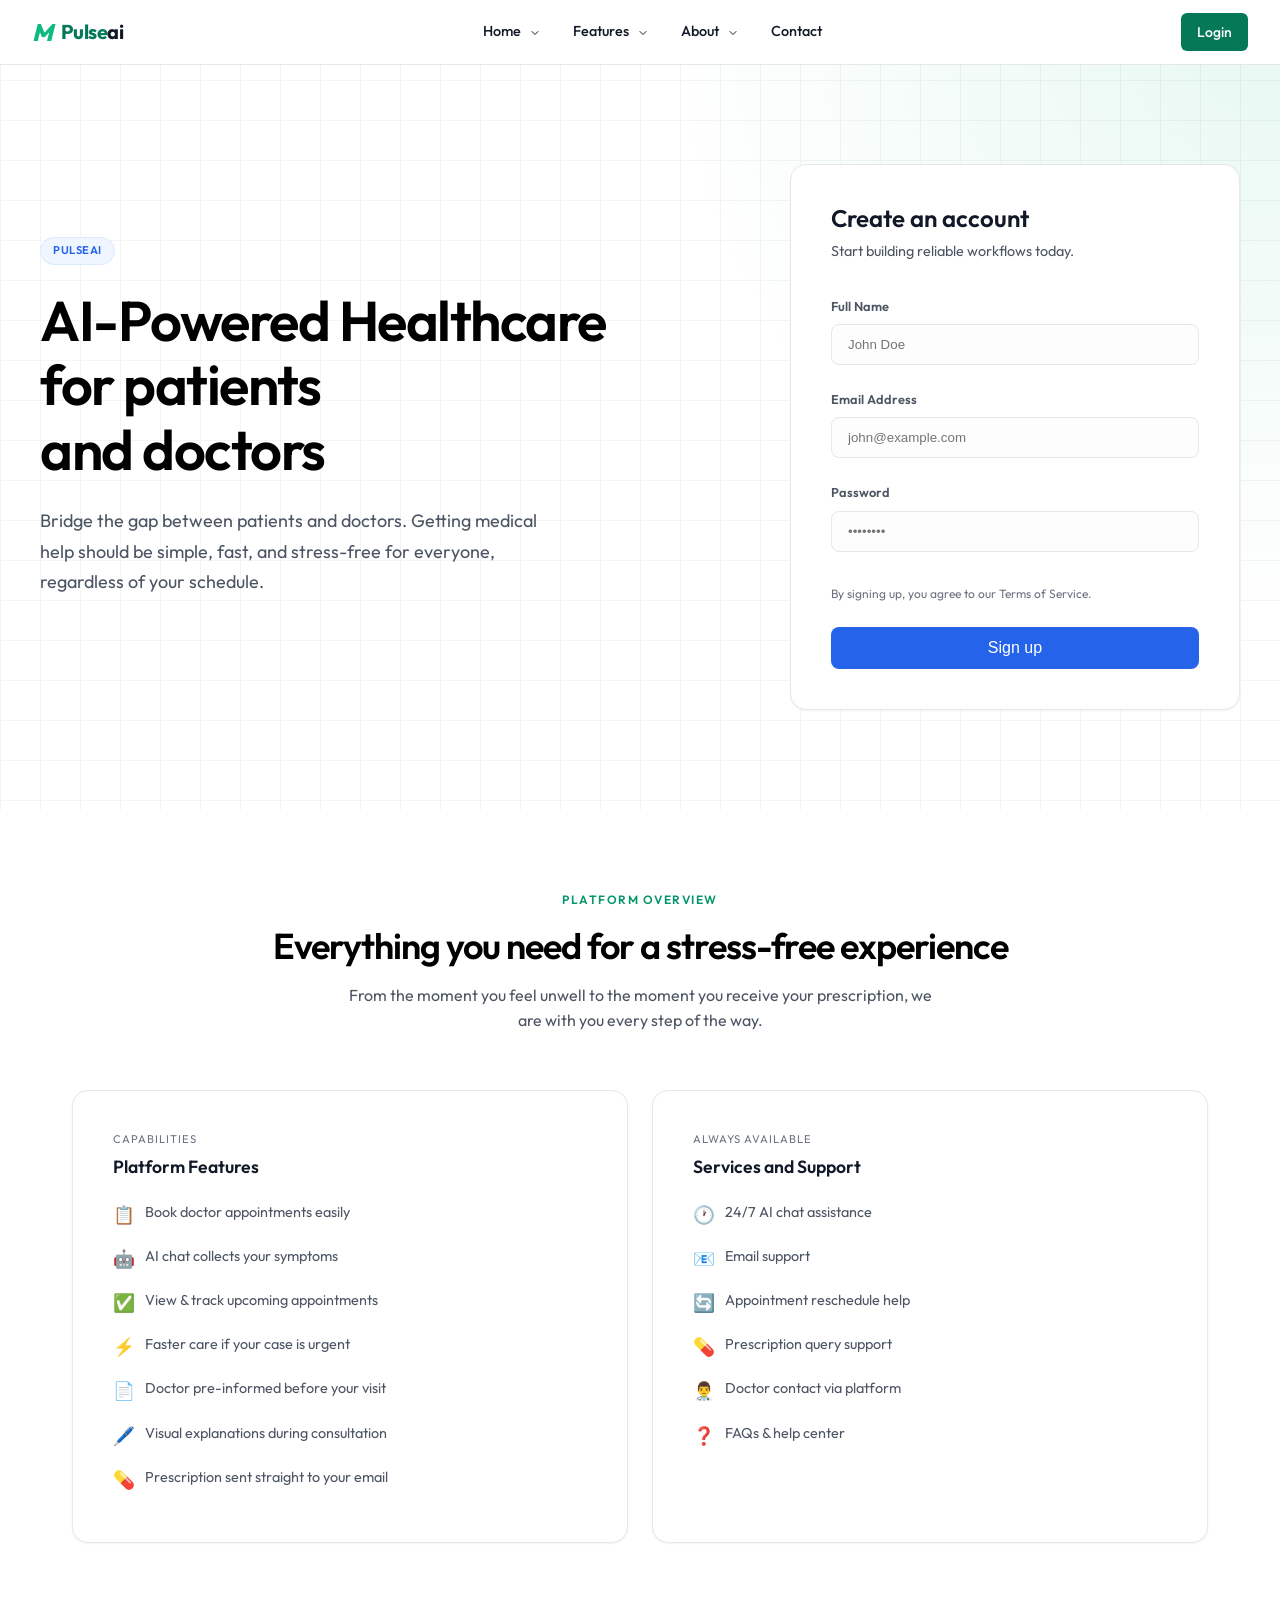
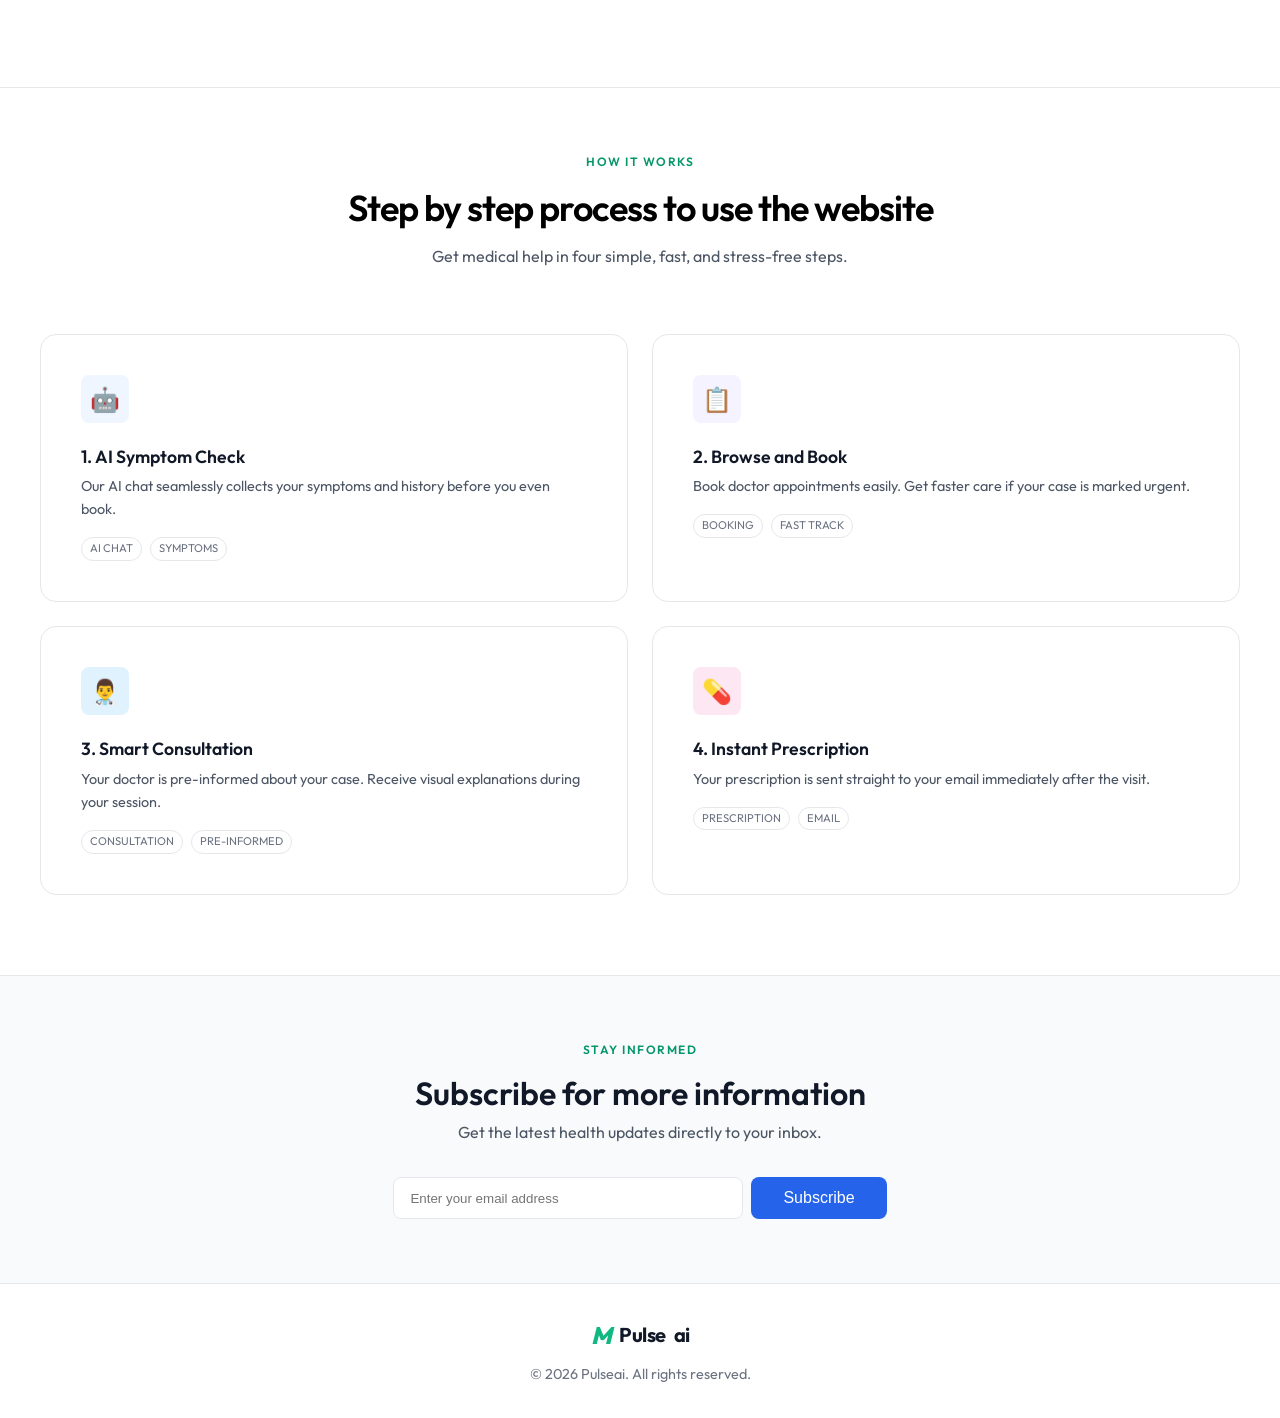
<file: frontend/index.html>
<!DOCTYPE html>
<html lang="en">
<head>
    <meta charset="UTF-8">
    <meta name="viewport" content="width=device-width, initial-scale=1.0">
    <title>Pulseai - Smarter Healthcare</title>
    <link rel="stylesheet" href="styles.css">
    <link rel="preconnect" href="https://fonts.googleapis.com">
    <link rel="preconnect" href="https://fonts.gstatic.com" crossorigin>
    <link href="https://fonts.googleapis.com/css2?family=Outfit:wght@300;400;500;600;700;800&display=swap" rel="stylesheet">
</head>
<body>
    <header class="navbar">
        <div class="nav-container">
            <div class="logo"><a href="index.html" style="text-decoration:none; color:inherit;">Pulse<span class="logo-highlight">ai</span></a></div>
            <nav class="nav-links">
                <a href="index.html" class="nav-link">Home <svg width="12" height="12" viewBox="0 0 24 24" fill="none" stroke="currentColor" stroke-width="2" stroke-linecap="round" stroke-linejoin="round" style="margin-top:2px; margin-left:4px;"><polyline points="6 9 12 15 18 9"></polyline></svg></a>
                <a href="#doctors" class="nav-link">Features <svg width="12" height="12" viewBox="0 0 24 24" fill="none" stroke="currentColor" stroke-width="2" stroke-linecap="round" stroke-linejoin="round" style="margin-top:2px; margin-left:4px;"><polyline points="6 9 12 15 18 9"></polyline></svg></a>
                <a href="about.html" class="nav-link">About <svg width="12" height="12" viewBox="0 0 24 24" fill="none" stroke="currentColor" stroke-width="2" stroke-linecap="round" stroke-linejoin="round" style="margin-top:2px; margin-left:4px;"><polyline points="6 9 12 15 18 9"></polyline></svg></a>
                <a href="#contact" class="nav-link">Contact</a>
            </nav>
            <div class="nav-actions">
                <a href="login.html" class="btn-teal-sm">Login</a>
            </div>
        </div>
    </header>

    <main>
        <!-- Hero Section -->
        <section class="glass-hero" id="platform">
            <div class="hero-container">
                <div class="hero-left fade-in">
                    <div class="pill-badge">PULSEAI</div>
                    <h1>AI-Powered Healthcare<br>for patients<br>and doctors</h1>
                    <p class="hero-subtitle">Bridge the gap between patients and doctors. Getting medical help should be simple, fast, and stress-free for everyone, regardless of your schedule.</p>
                </div>
                
                <div class="hero-right fade-in-delay">
                    <div class="card" style="padding: 2.5rem; width:100%; max-width: 450px; margin-left: auto; background: white; border: 1px solid var(--border-color); border-radius: var(--radius-xl);">
                        <h3 style="margin-bottom: 0.5rem; font-size: 1.5rem;">Create an account</h3>
                        <p style="color:var(--text-muted); margin-bottom: 2rem; font-size: 0.9rem;">Start building reliable workflows today.</p>
                        
                        <form id="signupForm" action="patient-dashboard.html" style="display:flex; flex-direction:column; gap:1.5rem;">
                            <div>
                                <label style="font-size: 0.8rem; font-weight: 600; margin-bottom: 0.5rem; display: block;">Full Name</label>
                                <input type="text" placeholder="John Doe" required style="width:100%; padding:0.75rem 1rem; border:1px solid var(--border-color); border-radius:var(--radius-md); background:#fdfdfd;">
                            </div>
                            
                            <div>
                                <label style="font-size: 0.8rem; font-weight: 600; margin-bottom: 0.5rem; display: block;">Email Address</label>
                                <input type="email" placeholder="john@example.com" required style="width:100%; padding:0.75rem 1rem; border:1px solid var(--border-color); border-radius:var(--radius-md); background:#fdfdfd;">
                            </div>
                            
                            <div>
                                <label style="font-size: 0.8rem; font-weight: 600; margin-bottom: 0.5rem; display: block;">Password</label>
                                <input type="password" placeholder="••••••••" required style="width:100%; padding:0.75rem 1rem; border:1px solid var(--border-color); border-radius:var(--radius-md); background:#fdfdfd;">
                            </div>
                            
                            <p style="font-size:0.75rem; color:var(--text-light); margin-top:0.5rem;">By signing up, you agree to our Terms of Service.</p>
                            
                            <button type="submit" class="btn-primary" style="width:100%; justify-content:center;">Sign up</button>
                        </form>
                    </div>
                </div>
            </div>
        </section>

        <!-- Features and Support -->
        <section class="section-container" id="doctors">
            <div class="section-header slide-up">
                <span class="section-subtitle">PLATFORM OVERVIEW</span>
                <h2 class="section-title">Everything you need for a stress-free experience</h2>
                <p style="max-width: 600px; margin: 0 auto; color: var(--text-muted);">From the moment you feel unwell to the moment you receive your prescription, we are with you every step of the way.</p>
            </div>
            
            <div class="fs-grid slide-up" style="margin-bottom: 4rem;">
                <!-- Box 1: Features -->
                <div class="card">
                    <div class="card-header">
                        <span class="card-label">CAPABILITIES</span>
                        <h3>Platform Features</h3>
                    </div>
                    <ul class="feature-list" style="margin-top:0.5rem;">
                        <li><span class="emoji">📋</span> Book doctor appointments easily</li>
                        <li><span class="emoji">🤖</span> AI chat collects your symptoms</li>
                        <li><span class="emoji">✅</span> View & track upcoming appointments</li>
                        <li><span class="emoji">⚡</span> Faster care if your case is urgent</li>
                        <li><span class="emoji">📄</span> Doctor pre-informed before your visit</li>
                        <li><span class="emoji">🖊️</span> Visual explanations during consultation</li>
                        <li><span class="emoji">💊</span> Prescription sent straight to your email</li>
                    </ul>
                </div>

                <!-- Box 2: Support -->
                <div class="card">
                    <div class="card-header">
                        <span class="card-label">ALWAYS AVAILABLE</span>
                        <h3>Services and Support</h3>
                    </div>
                    <ul class="feature-list" style="margin-top:0.5rem;">
                        <li><span class="emoji">🕐</span> 24/7 AI chat assistance</li>
                        <li><span class="emoji">📧</span> Email support</li>
                        <li><span class="emoji">🔄</span> Appointment reschedule help</li>
                        <li><span class="emoji">💊</span> Prescription query support</li>
                        <li><span class="emoji">👨‍⚕️</span> Doctor contact via platform</li>
                        <li><span class="emoji">❓</span> FAQs & help center</li>
                    </ul>
                </div>
            </div>
        </section>

        <!-- Step by step Process match -->
        <section class="process" style="background:#fff; border-top:1px solid var(--border-color); padding-top:4rem;">
            <div class="section-container" style="padding: 0;">
                <div class="section-header text-center slide-up">
                    <span class="section-subtitle">HOW IT WORKS</span>
                    <h2 class="section-title">Step by step process to use the website</h2>
                    <p style="max-width:600px; margin:0 auto; color:var(--text-muted)">Get medical help in four simple, fast, and stress-free steps.</p>
                </div>
                
                <div class="fs-grid slide-up" style="margin-top:4rem;">
                    <div class="step-card">
                        <div class="step-icon" style="color:#2563eb; background:#eff6ff">
                            <span style="font-size: 1.5rem;">🤖</span>
                        </div>
                        <div class="step-content">
                            <h3>1. AI Symptom Check</h3>
                            <p style="margin-bottom:1rem">Our AI chat seamlessly collects your symptoms and history before you even book.</p>
                            <div class="step-tags">
                                <span class="tag">AI CHAT</span>
                                <span class="tag">SYMPTOMS</span>
                            </div>
                        </div>
                    </div>

                    <div class="step-card">
                        <div class="step-icon" style="color:#8b5cf6; background:#f5f3ff">
                            <span style="font-size: 1.5rem;">📋</span>
                        </div>
                        <div class="step-content">
                            <h3>2. Browse and Book</h3>
                            <p style="margin-bottom:1rem">Book doctor appointments easily. Get faster care if your case is marked urgent.</p>
                            <div class="step-tags">
                                <span class="tag">BOOKING</span>
                                <span class="tag">FAST TRACK</span>
                            </div>
                        </div>
                    </div>

                    <div class="step-card">
                        <div class="step-icon" style="color:#0ea5e9; background:#e0f2fe">
                            <span style="font-size: 1.5rem;">👨‍⚕️</span>
                        </div>
                        <div class="step-content">
                            <h3>3. Smart Consultation</h3>
                            <p style="margin-bottom:1rem">Your doctor is pre-informed about your case. Receive visual explanations during your session.</p>
                            <div class="step-tags">
                                <span class="tag">CONSULTATION</span>
                                <span class="tag">PRE-INFORMED</span>
                            </div>
                        </div>
                    </div>

                    <div class="step-card">
                        <div class="step-icon" style="color:#ec4899; background:#fce7f3">
                            <span style="font-size: 1.5rem;">💊</span>
                        </div>
                        <div class="step-content">
                            <h3>4. Instant Prescription</h3>
                            <p style="margin-bottom:1rem">Your prescription is sent straight to your email immediately after the visit.</p>
                            <div class="step-tags">
                                <span class="tag">PRESCRIPTION</span>
                                <span class="tag">EMAIL</span>
                            </div>
                        </div>
                    </div>
                </div>
            </div>
        </section>

        <!-- Newsletter Section -->
        <section class="newsletter" id="contact" style="background:#f9fafb; border-top:1px solid var(--border-color);">
            <div class="newsletter-content slide-up">
                <span class="section-subtitle">STAY INFORMED</span>
                <h2>Subscribe for more information</h2>
                <p style="margin-top:0.5rem">Get the latest health updates directly to your inbox.</p>
                <form id="subscribeForm" class="subscribe-form">
                    <input type="email" placeholder="Enter your email address" required>
                    <button type="submit" class="btn-primary">Subscribe</button>
                </form>
            </div>
        </section>
    </main>

    <footer>
        <div class="footer-content">
            <div class="logo">Pulse<span class="logo-highlight">ai</span></div>
            <p style="color:var(--text-light); margin-top:0.5rem;">&copy; 2026 Pulseai. All rights reserved.</p>
        </div>
    </footer>

    <script src="script.js"></script>
</body>
</html>
</file>
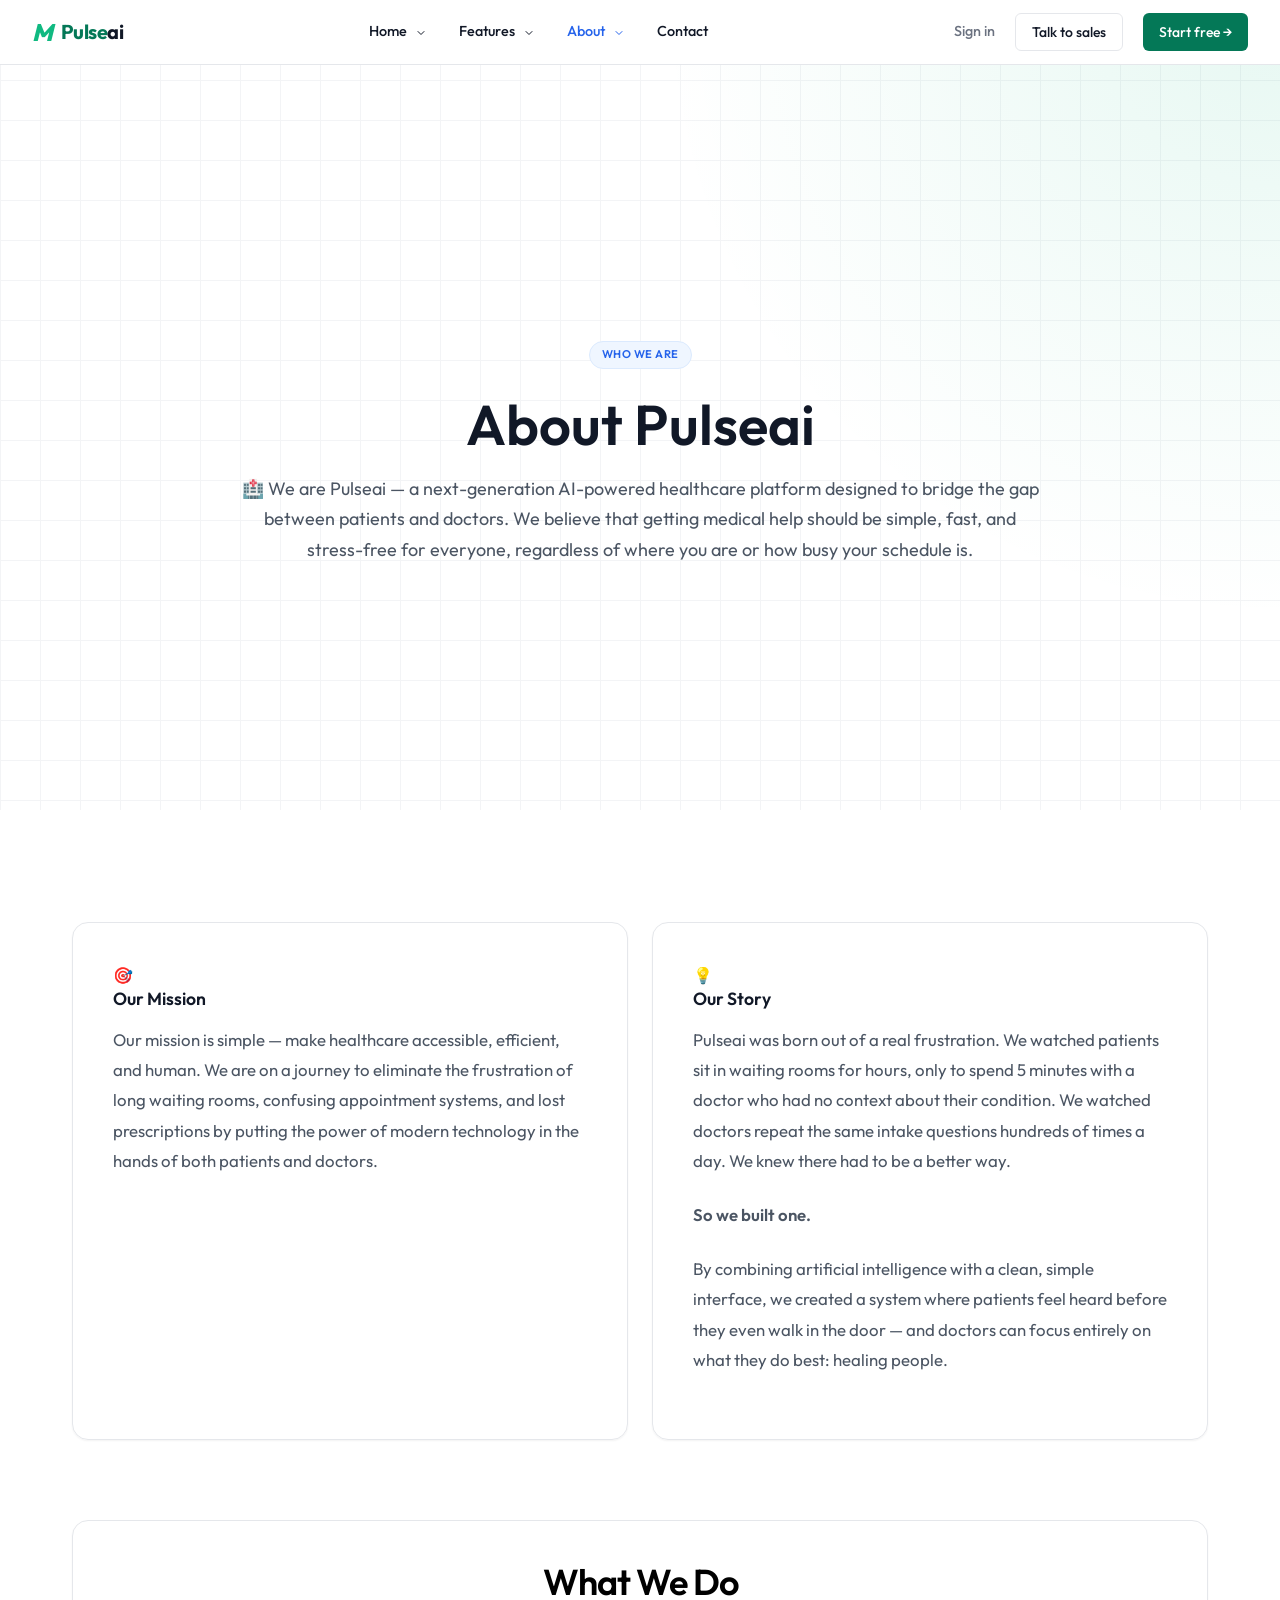
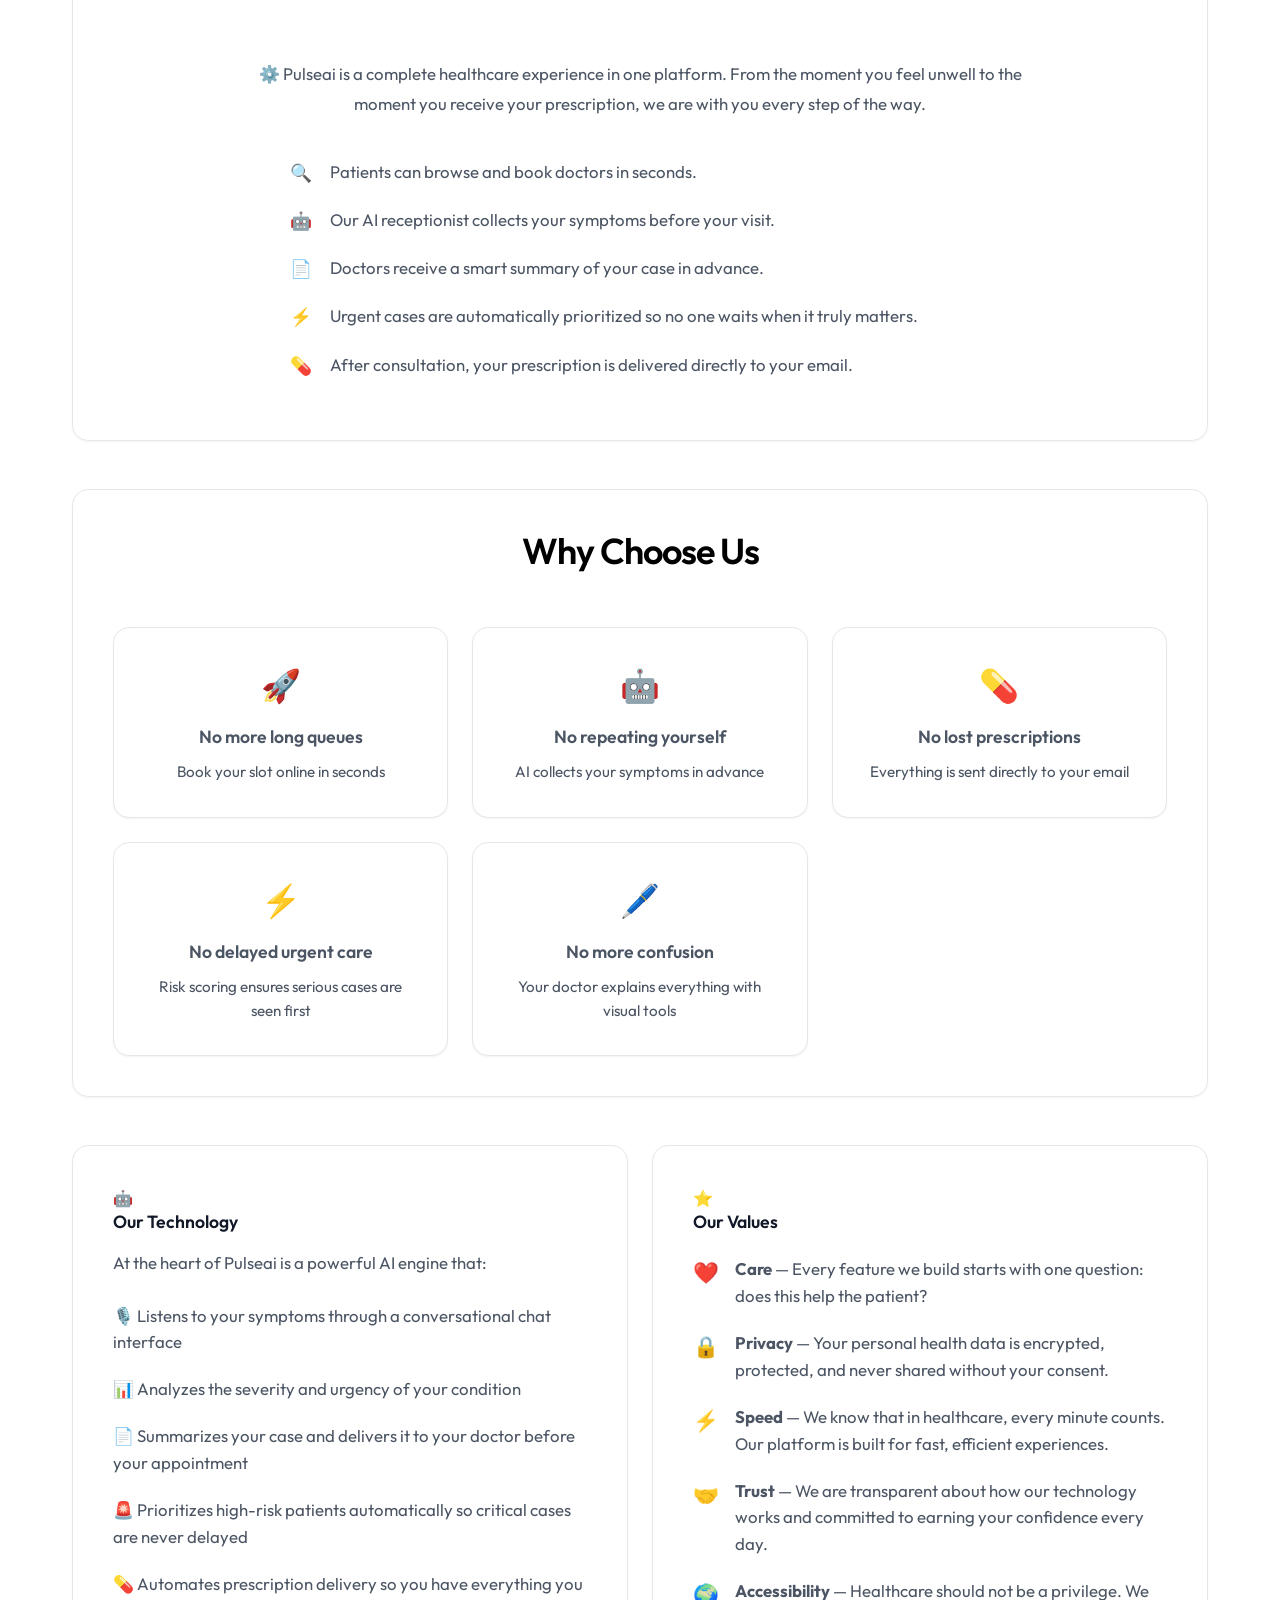
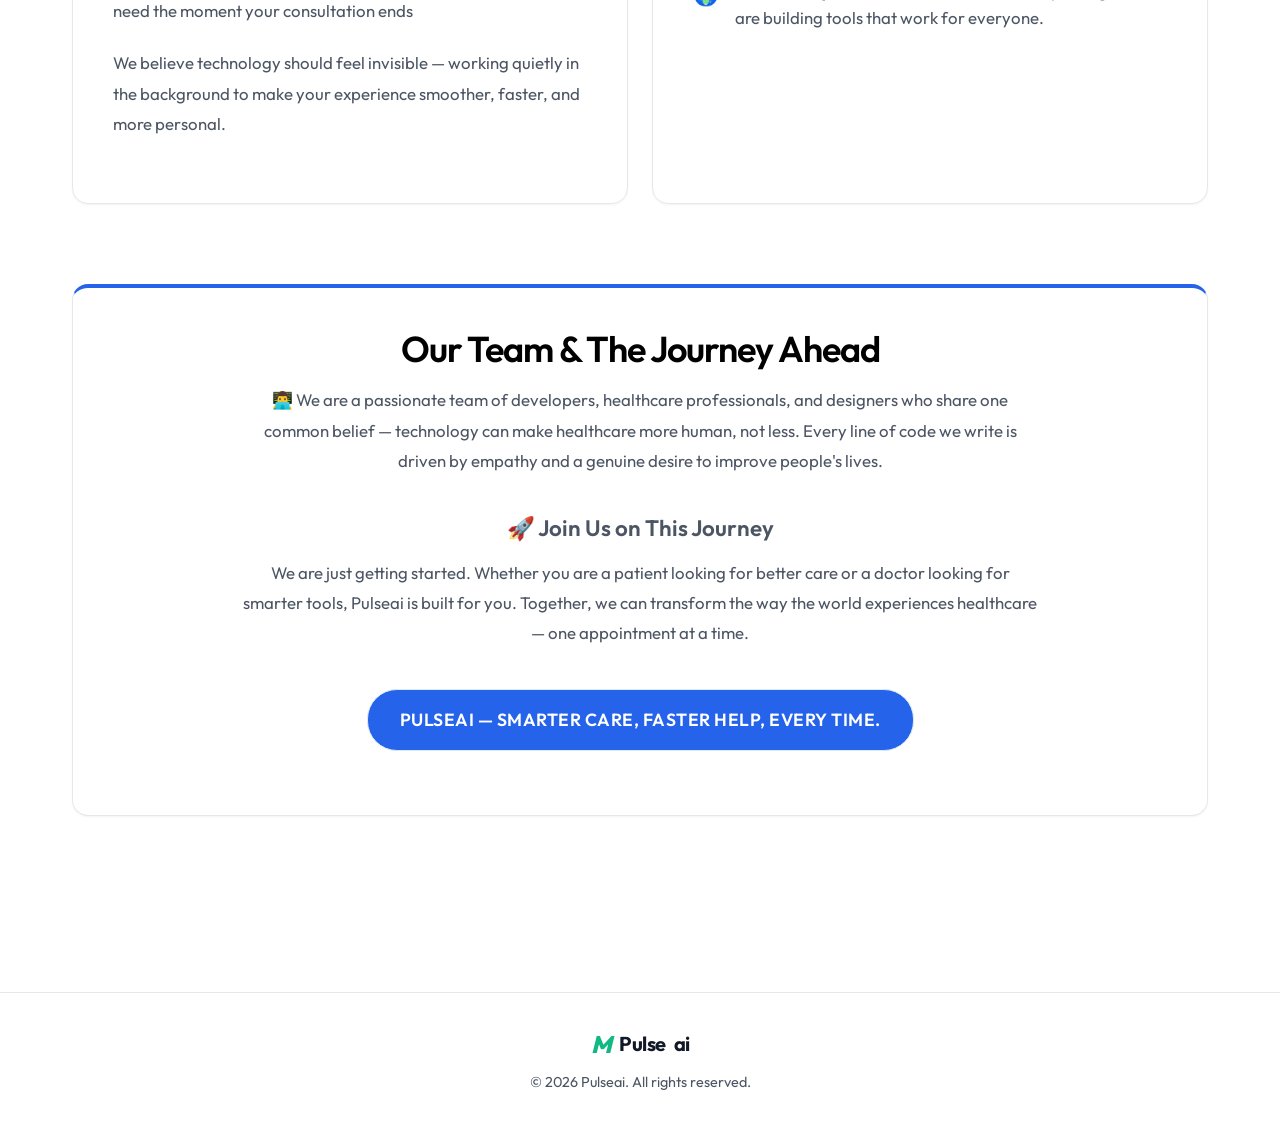
<file: frontend/about.html>
<!DOCTYPE html>
<html lang="en">
<head>
    <meta charset="UTF-8">
    <meta name="viewport" content="width=device-width, initial-scale=1.0">
    <title>About Us - Pulseai</title>
    <link rel="stylesheet" href="styles.css">
    <link rel="preconnect" href="https://fonts.googleapis.com">
    <link rel="preconnect" href="https://fonts.gstatic.com" crossorigin>
    <link href="https://fonts.googleapis.com/css2?family=Outfit:wght@300;400;500;600;700&display=swap" rel="stylesheet">
    <style>
        .about-hero {
            padding: 10rem 2rem 4rem;
            text-align: center;
        }
        .about-section {
            padding: 2rem 2rem 4rem;
        }
        .content-card {
            padding: 2.5rem;
            margin-bottom: 2rem;
            background: rgba(255, 255, 255, 0.7);
        }
        .value-grid {
            display: grid;
            grid-template-columns: repeat(auto-fit, minmax(250px, 1fr));
            gap: 1.5rem;
            margin-top: 2rem;
        }
        .value-card {
            padding: 2rem;
            border-radius: 16px;
            text-align: center;
            border: 1px solid var(--border-color);
        }
        .about-text {
            font-size: 1.05rem;
            line-height: 1.8;
            color: var(--text-muted);
            margin-bottom: 1.5rem;
        }
        .about-list {
            list-style: none;
            padding: 0;
            margin-top: 1.5rem;
        }
        .about-list li {
            margin-bottom: 1.25rem;
            display: flex;
            align-items: flex-start;
            gap: 1rem;
            font-size: 1.05rem;
            color: var(--text-color);
        }
    </style>
</head>
<body>
    <header class="navbar">
        <div class="nav-container">
            <div class="logo"><a href="index.html" style="text-decoration:none; color:inherit;">Pulse<span class="logo-highlight">ai</span></a></div>
            <nav class="nav-links">
                <a href="index.html" class="nav-link">Home <svg width="12" height="12" viewBox="0 0 24 24" fill="none" stroke="currentColor" stroke-width="2" stroke-linecap="round" stroke-linejoin="round" style="margin-top:2px; margin-left:4px;"><polyline points="6 9 12 15 18 9"></polyline></svg></a>
                <a href="index.html#doctors" class="nav-link">Features <svg width="12" height="12" viewBox="0 0 24 24" fill="none" stroke="currentColor" stroke-width="2" stroke-linecap="round" stroke-linejoin="round" style="margin-top:2px; margin-left:4px;"><polyline points="6 9 12 15 18 9"></polyline></svg></a>
                <a href="about.html" class="nav-link" style="color:var(--primary-color);">About <svg width="12" height="12" viewBox="0 0 24 24" fill="none" stroke="currentColor" stroke-width="2" stroke-linecap="round" stroke-linejoin="round" style="margin-top:2px; margin-left:4px;"><polyline points="6 9 12 15 18 9"></polyline></svg></a>
                <a href="index.html#contact" class="nav-link">Contact</a>
            </nav>
            <div class="nav-actions">
                <a href="index.html#login" class="nav-link-plain">Sign in</a>
                <a href="index.html#contact" class="btn-outline-sm">Talk to sales</a>
                <a href="index.html#signup" class="btn-teal-sm">Start free &rarr;</a>
            </div>
        </div>
    </header>

    <main>
        <!-- Title Hero Area -->
        <section class="about-hero glass-hero">
            <div class="section-container">
                <div class="pill-badge" style="margin: 0 auto 1.5rem;">Who We Are</div>
                <h1 style="font-size: 3.5rem; margin-bottom: 1rem;">About <span class="text-gradient">Pulseai</span></h1>
                <p class="hero-subtitle" style="margin: 0 auto; max-width: 800px;">
                    🏥 We are Pulseai — a next-generation AI-powered healthcare platform designed to bridge the gap between patients and doctors. We believe that getting medical help should be simple, fast, and stress-free for everyone, regardless of where you are or how busy your schedule is.
                </p>
            </div>
        </section>

        <section class="about-section">
            <div class="section-container">
                
                <!-- Mission and Story Grid -->
                <div class="fs-grid">
                    <div class="card feature-card lift-on-hover content-card">
                        <div class="card-header">
                            <div class="icon-wrapper feature-icon">🎯</div>
                            <h3>Our Mission</h3>
                        </div>
                        <p class="about-text">Our mission is simple — make healthcare accessible, efficient, and human. We are on a journey to eliminate the frustration of long waiting rooms, confusing appointment systems, and lost prescriptions by putting the power of modern technology in the hands of both patients and doctors.</p>
                    </div>

                    <div class="card support-card lift-on-hover content-card">
                        <div class="card-header">
                            <div class="icon-wrapper support-icon">💡</div>
                            <h3>Our Story</h3>
                        </div>
                        <p class="about-text">Pulseai was born out of a real frustration. We watched patients sit in waiting rooms for hours, only to spend 5 minutes with a doctor who had no context about their condition. We watched doctors repeat the same intake questions hundreds of times a day. We knew there had to be a better way.</p>
                        <p class="about-text" style="font-weight: 600;">So we built one.</p>
                        <p class="about-text">By combining artificial intelligence with a clean, simple interface, we created a system where patients feel heard before they even walk in the door — and doctors can focus entirely on what they do best: healing people.</p>
                    </div>
                </div>

                <!-- What We Do -->
                <div class="card glass-card content-card" style="margin-top: 3rem;">
                    <div class="section-header text-center">
                        <h2 class="section-title">What We Do</h2>
                    </div>
                    <p class="about-text text-center" style="max-width: 800px; margin: 0 auto;">⚙️ Pulseai is a complete healthcare experience in one platform. From the moment you feel unwell to the moment you receive your prescription, we are with you every step of the way.</p>
                    
                    <ul class="about-list" style="max-width: 700px; margin: 2.5rem auto 0;">
                        <li><span class="emoji">🔍</span> Patients can browse and book doctors in seconds.</li>
                        <li><span class="emoji">🤖</span> Our AI receptionist collects your symptoms before your visit.</li>
                        <li><span class="emoji">📄</span> Doctors receive a smart summary of your case in advance.</li>
                        <li><span class="emoji">⚡</span> Urgent cases are automatically prioritized so no one waits when it truly matters.</li>
                        <li><span class="emoji">💊</span> After consultation, your prescription is delivered directly to your email.</li>
                    </ul>
                </div>

                <!-- Why Choose Us -->
                <div class="card glass-card content-card" style="margin-top: 3rem; background: var(--bg-hover);">
                    <div class="section-header text-center">
                        <h2 class="section-title">Why Choose Us</h2>
                    </div>
                    <div class="value-grid">
                        <div class="value-card glass-card">
                            <div style="font-size:2rem; margin-bottom:1rem;">🚀</div>
                            <h4 style="font-size:1.1rem; margin-bottom:0.8rem; color:var(--text-color);">No more long queues</h4>
                            <p class="text-muted" style="font-size:0.95rem;">Book your slot online in seconds</p>
                        </div>
                        <div class="value-card glass-card">
                            <div style="font-size:2rem; margin-bottom:1rem;">🤖</div>
                            <h4 style="font-size:1.1rem; margin-bottom:0.8rem; color:var(--text-color);">No repeating yourself</h4>
                            <p class="text-muted" style="font-size:0.95rem;">AI collects your symptoms in advance</p>
                        </div>
                        <div class="value-card glass-card">
                            <div style="font-size:2rem; margin-bottom:1rem;">💊</div>
                            <h4 style="font-size:1.1rem; margin-bottom:0.8rem; color:var(--text-color);">No lost prescriptions</h4>
                            <p class="text-muted" style="font-size:0.95rem;">Everything is sent directly to your email</p>
                        </div>
                        <div class="value-card glass-card">
                            <div style="font-size:2rem; margin-bottom:1rem;">⚡</div>
                            <h4 style="font-size:1.1rem; margin-bottom:0.8rem; color:var(--text-color);">No delayed urgent care</h4>
                            <p class="text-muted" style="font-size:0.95rem;">Risk scoring ensures serious cases are seen first</p>
                        </div>
                        <div class="value-card glass-card">
                            <div style="font-size:2rem; margin-bottom:1rem;">🖊️</div>
                            <h4 style="font-size:1.1rem; margin-bottom:0.8rem; color:var(--text-color);">No more confusion</h4>
                            <p class="text-muted" style="font-size:0.95rem;">Your doctor explains everything with visual tools</p>
                        </div>
                    </div>
                </div>

                <!-- Technology and Values Grid -->
                <div class="fs-grid" style="margin-top: 3rem;">
                    
                    <div class="card feature-card content-card">
                        <div class="card-header">
                            <div class="icon-wrapper feature-icon">🤖</div>
                            <h3>Our Technology</h3>
                        </div>
                        <p class="about-text">At the heart of Pulseai is a powerful AI engine that:</p>
                        <ul class="about-list" style="margin-top: 1rem;">
                            <li>🎙️ Listens to your symptoms through a conversational chat interface</li>
                            <li>📊 Analyzes the severity and urgency of your condition</li>
                            <li>📄 Summarizes your case and delivers it to your doctor before your appointment</li>
                            <li>🚨 Prioritizes high-risk patients automatically so critical cases are never delayed</li>
                            <li>💊 Automates prescription delivery so you have everything you need the moment your consultation ends</li>
                        </ul>
                        <p class="about-text" style="margin-top:1.5rem;">We believe technology should feel invisible — working quietly in the background to make your experience smoother, faster, and more personal.</p>
                    </div>

                    <div class="card support-card content-card">
                        <div class="card-header">
                            <div class="icon-wrapper support-icon">⭐</div>
                            <h3>Our Values</h3>
                        </div>
                        <ul class="about-list">
                            <li><span style="font-size:1.3rem;">❤️</span> <div><strong>Care</strong> — Every feature we build starts with one question: does this help the patient?</div></li>
                            <li><span style="font-size:1.3rem;">🔒</span> <div><strong>Privacy</strong> — Your personal health data is encrypted, protected, and never shared without your consent.</div></li>
                            <li><span style="font-size:1.3rem;">⚡</span> <div><strong>Speed</strong> — We know that in healthcare, every minute counts. Our platform is built for fast, efficient experiences.</div></li>
                            <li><span style="font-size:1.3rem;">🤝</span> <div><strong>Trust</strong> — We are transparent about how our technology works and committed to earning your confidence every day.</div></li>
                            <li><span style="font-size:1.3rem;">🌍</span> <div><strong>Accessibility</strong> — Healthcare should not be a privilege. We are building tools that work for everyone.</div></li>
                        </ul>
                    </div>

                </div>

                <!-- Footer Summary Team & Join -->
                <div class="card glass-card content-card text-center" style="margin-top: 3rem; margin-bottom: 2rem; border-top: 4px solid var(--primary-color);">
                    <h2 class="section-title">Our Team & The Journey Ahead</h2>
                    <p class="about-text" style="max-width: 800px; margin: 0 auto 2.5rem;">👨‍💻 We are a passionate team of developers, healthcare professionals, and designers who share one common belief — technology can make healthcare more human, not less. Every line of code we write is driven by empathy and a genuine desire to improve people's lives.</p>
                    
                    <h3 style="font-size:1.4rem; margin-bottom:1rem; color:var(--text-color);">🚀 Join Us on This Journey</h3>
                    <p class="about-text" style="max-width: 800px; margin: 0 auto 2.5rem;">We are just getting started. Whether you are a patient looking for better care or a doctor looking for smarter tools, Pulseai is built for you. Together, we can transform the way the world experiences healthcare — one appointment at a time.</p>
                    
                    <div class="pill-badge" style="display:inline-block; font-size:1.1rem; padding:1rem 2rem; background: var(--primary-color); color:white; border-radius:30px;">
                        Pulseai — Smarter Care, Faster Help, Every Time.
                    </div>
                </div>
            </div>
        </section>
    </main>

    <footer>
        <div class="footer-content">
            <div class="logo">Pulse<span class="logo-highlight">ai</span></div>
            <p>&copy; 2026 Pulseai. All rights reserved.</p>
        </div>
    </footer>
</body>
</html>
</file>
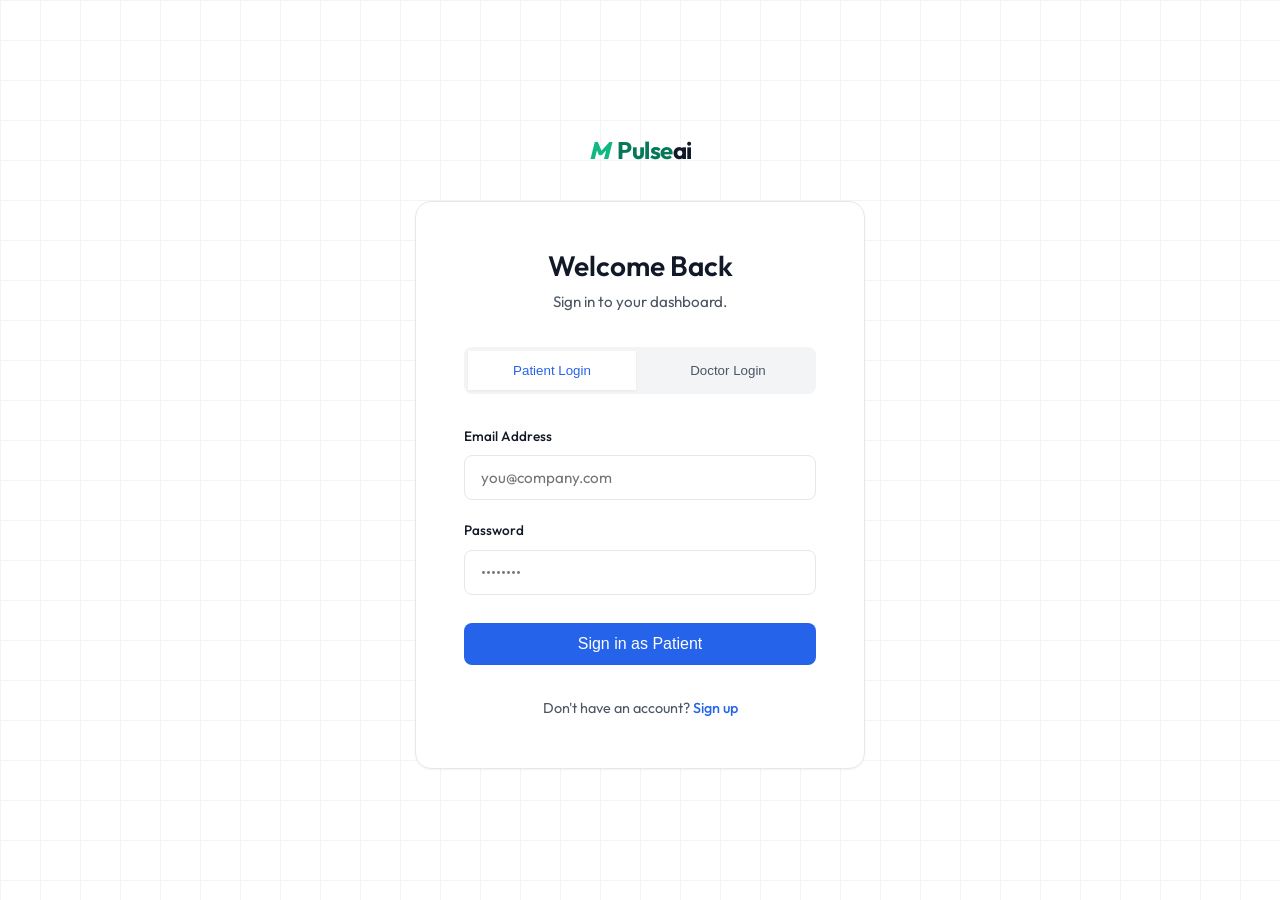
<file: frontend/login.html>
<!DOCTYPE html>
<html lang="en">
<head>
    <meta charset="UTF-8">
    <meta name="viewport" content="width=device-width, initial-scale=1.0">
    <title>Sign in - Pulseai</title>
    <link rel="stylesheet" href="styles.css">
    <link rel="preconnect" href="https://fonts.googleapis.com">
    <link rel="preconnect" href="https://fonts.gstatic.com" crossorigin>
    <link href="https://fonts.googleapis.com/css2?family=Outfit:wght@300;400;500;600;700;800&display=swap" rel="stylesheet">
    <style>
        body {
            background-color: var(--bg-color);
            background-image: linear-gradient(to right, #f3f4f6 1px, transparent 1px), linear-gradient(to bottom, #f3f4f6 1px, transparent 1px);
            background-size: 40px 40px;
            display: flex;
            align-items: center;
            justify-content: center;
            min-height: 100vh;
            padding: 2rem;
        }
        .auth-container {
            width: 100%;
            max-width: 450px;
        }
    </style>
</head>
<body>
    <div class="auth-container fade-in">
        <div class="text-center" style="margin-bottom: 2rem;">
            <div class="logo" style="justify-content: center; font-size: 1.5rem;"><a href="index.html" style="text-decoration:none; color:inherit;">Pulse<span class="logo-highlight">ai</span></a></div>
        </div>

        <div class="card" style="padding: 3rem; background: rgba(255, 255, 255, 0.95);">
            <h2 style="font-size:1.75rem; margin-bottom:0.5rem; text-align:center;">Welcome Back</h2>
            <p class="card-subtitle text-center" style="margin-bottom:2rem; color:var(--text-muted)">Sign in to your dashboard.</p>
            
            <div style="display: flex; gap: 0.5rem; margin-bottom: 2rem; background: #f3f4f6; padding: 0.25rem; border-radius: var(--radius-md);">
                <button type="button" id="tabPatient" onclick="setRole('patient')" style="flex: 1; padding: 0.75rem; border: none; border-radius: var(--radius-sm); font-weight: 500; cursor: pointer; transition: 0.3s; background: white; color: var(--primary-color); box-shadow: var(--shadow-sm);">Patient Login</button>
                <button type="button" id="tabDoctor" onclick="setRole('doctor')" style="flex: 1; padding: 0.75rem; border: none; border-radius: var(--radius-sm); font-weight: 500; cursor: pointer; transition: 0.3s; background: transparent; color: var(--text-muted);">Doctor Login</button>
            </div>

            <form id="loginForm">
                <input type="hidden" id="loginRole" value="patient">
                <div class="input-group">
                    <label for="loginEmail">Email Address</label>
                    <input type="email" id="loginEmail" placeholder="you@company.com" required>
                </div>
                <div class="input-group">
                    <label for="loginPassword">Password</label>
                    <input type="password" id="loginPassword" placeholder="••••••••" required>
                </div>
                <button type="submit" class="btn-primary" style="width:100%; margin-top:0.5rem;" id="loginBtnText">Sign in as Patient</button>
            </form>
            
            <p class="text-center" style="margin-top:2rem; font-size:0.9rem;">Don't have an account? <a href="signup.html" class="text-highlight">Sign up</a></p>
        </div>
    </div>

    <!-- We keep script.js for form handling simulation -->
    <script src="script.js"></script>
    <script>
        function setRole(role) {
            document.getElementById('loginRole').value = role;
            
            const btnPatient = document.getElementById('tabPatient');
            const btnDoctor = document.getElementById('tabDoctor');
            const submitBtn = document.getElementById('loginBtnText');

            if (role === 'patient') {
                btnPatient.style.background = 'white';
                btnPatient.style.color = 'var(--primary-color)';
                btnPatient.style.boxShadow = 'var(--shadow-sm)';
                
                btnDoctor.style.background = 'transparent';
                btnDoctor.style.color = 'var(--text-muted)';
                btnDoctor.style.boxShadow = 'none';

                submitBtn.innerHTML = 'Sign in as Patient';
            } else {
                btnDoctor.style.background = 'white';
                btnDoctor.style.color = 'var(--primary-color)';
                btnDoctor.style.boxShadow = 'var(--shadow-sm)';
                
                btnPatient.style.background = 'transparent';
                btnPatient.style.color = 'var(--text-muted)';
                btnPatient.style.boxShadow = 'none';

                submitBtn.innerHTML = 'Sign in as Doctor';
            }
        }

        // Override modal logic to just redirect here
        document.getElementById('loginForm').addEventListener('submit', function(e) {
            e.preventDefault();
            const btn = this.querySelector('button');
            const role = document.getElementById('loginRole').value;
            
            btn.innerHTML = 'Signing in...';
            btn.style.opacity = '0.7';

            setTimeout(() => {
                if (role === 'doctor') {
                    window.location.href = 'doctor-dashboard.html';
                } else {
                    window.location.href = 'patient-dashboard.html';
                }
            }, 1000);
        });
    </script>
</body>
</html>
</file>
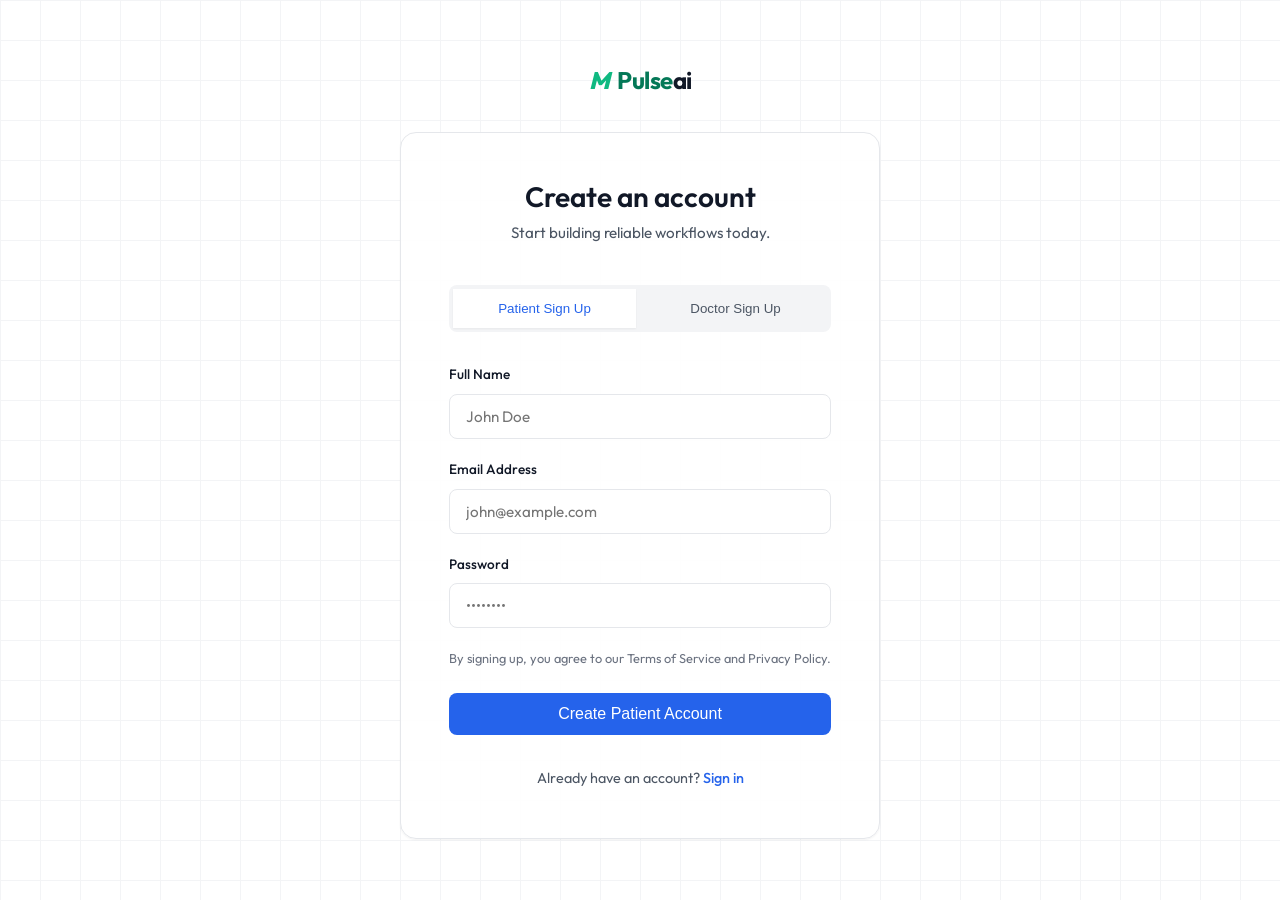
<file: frontend/signup.html>
<!DOCTYPE html>
<html lang="en">
<head>
    <meta charset="UTF-8">
    <meta name="viewport" content="width=device-width, initial-scale=1.0">
    <title>Sign up - Pulseai</title>
    <link rel="stylesheet" href="styles.css">
    <link rel="preconnect" href="https://fonts.googleapis.com">
    <link rel="preconnect" href="https://fonts.gstatic.com" crossorigin>
    <link href="https://fonts.googleapis.com/css2?family=Outfit:wght@300;400;500;600;700;800&display=swap" rel="stylesheet">
    <style>
        body {
            background-color: var(--bg-color);
            background-image: linear-gradient(to right, #f3f4f6 1px, transparent 1px), linear-gradient(to bottom, #f3f4f6 1px, transparent 1px);
            background-size: 40px 40px;
            display: flex;
            align-items: center;
            justify-content: center;
            min-height: 100vh;
            padding: 2rem;
        }
        .auth-container {
            width: 100%;
            max-width: 480px;
        }
    </style>
</head>
<body>
    <div class="auth-container fade-in">
        <div class="text-center" style="margin-bottom: 2rem;">
            <div class="logo" style="justify-content: center; font-size: 1.5rem;"><a href="index.html" style="text-decoration:none; color:inherit;">Pulse<span class="logo-highlight">ai</span></a></div>
        </div>

        <div class="card" style="padding: 3rem; background: rgba(255, 255, 255, 0.95);">
            <h2 style="font-size:1.75rem; margin-bottom:0.5rem; text-align:center;">Create an account</h2>
            <p class="card-subtitle text-center" style="margin-bottom:2.5rem; color:var(--text-muted)">Start building reliable workflows today.</p>
            
            <div style="display: flex; gap: 0.5rem; margin-bottom: 2rem; background: #f3f4f6; padding: 0.25rem; border-radius: var(--radius-md);">
                <button type="button" id="tabPatient" onclick="setRole('patient')" style="flex: 1; padding: 0.75rem; border: none; border-radius: var(--radius-sm); font-weight: 500; cursor: pointer; transition: 0.3s; background: white; color: var(--primary-color); box-shadow: var(--shadow-sm);">Patient Sign Up</button>
                <button type="button" id="tabDoctor" onclick="setRole('doctor')" style="flex: 1; padding: 0.75rem; border: none; border-radius: var(--radius-sm); font-weight: 500; cursor: pointer; transition: 0.3s; background: transparent; color: var(--text-muted);">Doctor Sign Up</button>
            </div>

            <form id="signupForm">
                <input type="hidden" id="signupRole" value="patient">
                <div class="input-group">
                    <label for="name">Full Name</label>
                    <input type="text" id="name" placeholder="John Doe" required>
                </div>
                <div class="input-group">
                    <label for="email">Email Address</label>
                    <input type="email" id="email" placeholder="john@example.com" required>
                </div>
                <div class="input-group">
                    <label for="password">Password</label>
                    <input type="password" id="password" placeholder="••••••••" required>
                </div>
                <p style="font-size:0.8rem; color:var(--text-light); margin-bottom:1.5rem;">By signing up, you agree to our Terms of Service and Privacy Policy.</p>
                <button type="submit" class="btn-primary" style="width:100%" id="signupBtnText">Create Patient Account</button>
            </form>
            
            <p class="text-center" style="margin-top:2rem; font-size:0.9rem;">Already have an account? <a href="login.html" class="text-highlight">Sign in</a></p>
        </div>
    </div>

    <script>
        function setRole(role) {
            document.getElementById('signupRole').value = role;
            
            const btnPatient = document.getElementById('tabPatient');
            const btnDoctor = document.getElementById('tabDoctor');
            const submitBtn = document.getElementById('signupBtnText');

            if (role === 'patient') {
                btnPatient.style.background = 'white';
                btnPatient.style.color = 'var(--primary-color)';
                btnPatient.style.boxShadow = 'var(--shadow-sm)';
                
                btnDoctor.style.background = 'transparent';
                btnDoctor.style.color = 'var(--text-muted)';
                btnDoctor.style.boxShadow = 'none';

                submitBtn.innerHTML = 'Create Patient Account';
            } else {
                btnDoctor.style.background = 'white';
                btnDoctor.style.color = 'var(--primary-color)';
                btnDoctor.style.boxShadow = 'var(--shadow-sm)';
                
                btnPatient.style.background = 'transparent';
                btnPatient.style.color = 'var(--text-muted)';
                btnPatient.style.boxShadow = 'none';

                submitBtn.innerHTML = 'Create Doctor Account';
            }
        }

        document.getElementById('signupForm').addEventListener('submit', function(e) {
            e.preventDefault();
            const btn = this.querySelector('button');
            const role = document.getElementById('signupRole').value;
            
            btn.innerHTML = 'Creating account...';
            btn.style.opacity = '0.7';

            setTimeout(() => {
                if (role === 'doctor') {
                    window.location.href = 'doctor-dashboard.html';
                } else {
                    window.location.href = 'patient-dashboard.html';
                }
            }, 1000);
        });
    </script>
</body>
</html>
</file>
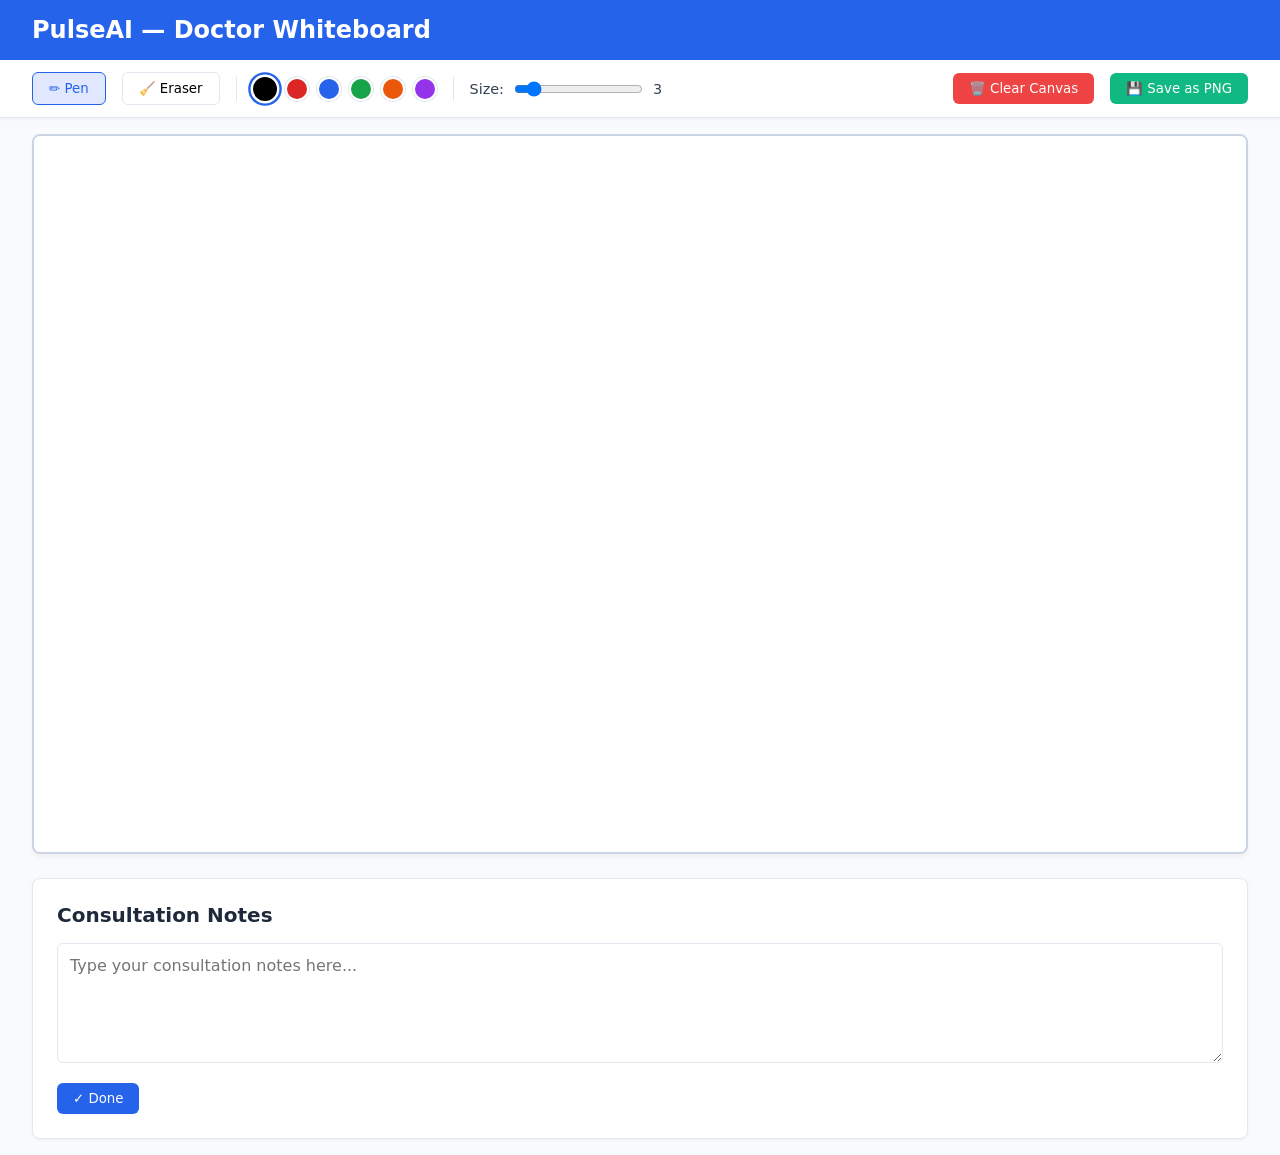
<file: frontend/whiteboard.html>
<!DOCTYPE html>
<html lang="en">
<head>
<meta charset="UTF-8">
<meta name="viewport" content="width=device-width, initial-scale=1.0">
<title>PulseAI — Doctor Whiteboard</title>
<style>
    :root {
        --primary: #2563eb;
        --bg: #f8fafc;
        --border: #e2e8f0;
        --canvas-border: #cbd5e1;
        --danger: #ef4444;
        --success: #10b981;
    }
    * { 
        box-sizing: border-box; 
        font-family: 'Segoe UI', system-ui, sans-serif; 
    }
    body { 
        margin: 0; 
        background-color: var(--bg); 
        color: #334155; 
    }
    header {
        background-color: var(--primary);
        color: white;
        padding: 1rem 2rem;
        font-size: 1.5rem;
        font-weight: 600;
        box-shadow: 0 2px 4px rgba(0,0,0,0.1);
    }
    .toolbar {
        background: white;
        padding: 0.75rem 2rem;
        display: flex;
        gap: 1rem;
        align-items: center;
        flex-wrap: wrap;
        border-bottom: 1px solid var(--border);
        box-shadow: 0 1px 3px rgba(0,0,0,0.05);
    }
    .btn {
        padding: 0.5rem 1rem;
        border: 1px solid var(--border);
        border-radius: 6px;
        background: white;
        cursor: pointer;
        font-weight: 500;
        transition: all 0.2s;
        display: flex;
        align-items: center;
        gap: 0.25rem;
    }
    .btn:hover { background: #f1f5f9; }
    .btn.active { 
        background: #e0e7ff; 
        border-color: var(--primary); 
        color: var(--primary); 
    }
    .btn-danger { 
        background: var(--danger); 
        color: white; 
        border: none; 
    }
    .btn-danger:hover { background: #dc2626; }
    .btn-success { 
        background: var(--success); 
        color: white; 
        border: none; 
    }
    .btn-success:hover { background: #059669; }
    
    .color-picker {
        display: flex;
        gap: 0.5rem;
        padding: 0 1rem;
        border-left: 1px solid var(--border);
        border-right: 1px solid var(--border);
    }
    .color-btn {
        width: 24px;
        height: 24px;
        border-radius: 50%;
        border: 2px solid white;
        box-shadow: 0 0 0 1px var(--border);
        cursor: pointer;
        transition: transform 0.1s;
    }
    .color-btn.active { 
        transform: scale(1.2); 
        box-shadow: 0 0 0 2px var(--primary); 
    }
    
    .size-picker {
        display: flex;
        align-items: center;
        gap: 0.5rem;
        font-size: 0.9rem;
    }
    
    .main-content {
        padding: 1rem 2rem;
        display: flex;
        flex-direction: column;
        gap: 1.5rem;
    }
    
    .canvas-container {
        width: 100%;
        height: 80vh;
        background: white;
        border: 2px solid var(--canvas-border);
        border-radius: 8px;
        overflow: hidden;
        box-shadow: 0 4px 6px -1px rgba(0,0,0,0.05);
    }
    canvas {
        display: block;
        cursor: crosshair;
        touch-action: none; /* Prevent scroll on touch devices */
    }
    
    .notes-section {
        background: white;
        padding: 1.5rem;
        border-radius: 8px;
        border: 1px solid var(--border);
        box-shadow: 0 1px 3px rgba(0,0,0,0.05);
    }
    .notes-section h2 { 
        margin-top: 0; 
        font-size: 1.25rem; 
        color: #1e293b; 
        margin-bottom: 1rem; 
    }
    textarea {
        width: 100%;
        min-height: 120px;
        padding: 0.75rem;
        border: 1px solid var(--border);
        border-radius: 6px;
        resize: vertical;
        font-family: inherit;
        font-size: 1rem;
        margin-bottom: 1rem;
    }
    textarea:focus { 
        outline: none; 
        border-color: var(--primary); 
        box-shadow: 0 0 0 3px rgba(37,99,235,0.1); 
    }
    
    #summary-box {
        margin-top: 1.5rem;
        padding: 1.5rem;
        background: #f0f9ff;
        border: 1px solid #bae6fd;
        border-radius: 6px;
        color: #0369a1;
        display: none;
    }
    #summary-box h3 { 
        margin-top: 0; 
        color: #075985; 
        margin-bottom: 0.5rem; 
    }
    #summary-text { 
        white-space: pre-wrap; 
        line-height: 1.5; 
    }
</style>
</head>
<body>

<header>PulseAI — Doctor Whiteboard</header>

<div class="toolbar">
    <button class="btn active" id="btn-pen">✏️ Pen</button>
    <button class="btn" id="btn-eraser">🧹 Eraser</button>
    
    <div class="color-picker" id="color-picker">
        <div class="color-btn active" data-color="black" style="background: black;"></div>
        <div class="color-btn" data-color="#dc2626" style="background: #dc2626;"></div>
        <div class="color-btn" data-color="#2563eb" style="background: #2563eb;"></div>
        <div class="color-btn" data-color="#16a34a" style="background: #16a34a;"></div>
        <div class="color-btn" data-color="#ea580c" style="background: #ea580c;"></div>
        <div class="color-btn" data-color="#9333ea" style="background: #9333ea;"></div>
    </div>
    
    <div class="size-picker">
        <label for="brush-size">Size:</label>
        <input type="range" id="brush-size" min="1" max="20" value="3">
        <span id="size-val">3</span>
    </div>
    
    <div style="flex-grow: 1;"></div>
    
    <button class="btn btn-danger" id="btn-clear">🗑️ Clear Canvas</button>
    <button class="btn btn-success" id="btn-save">💾 Save as PNG</button>
</div>

<div class="main-content">
    <div class="canvas-container" id="canvas-container">
        <canvas id="whiteboard"></canvas>
    </div>
    
    <div class="notes-section">
        <h2>Consultation Notes</h2>
        <textarea id="notes" placeholder="Type your consultation notes here..."></textarea>
        <button class="btn" id="btn-done" style="background: var(--primary); color: white; border: none;">✓ Done</button>
        
        <div id="summary-box">
            <h3>📝 Notes Summary</h3>
            <div id="summary-text"></div>
        </div>
    </div>
</div>

<script>
    const canvas = document.getElementById('whiteboard');
    const ctx = canvas.getContext('2d');
    const container = document.getElementById('canvas-container');
    
    let isDrawing = false;
    let currentTool = 'pen';
    let currentColor = 'black';
    let currentSize = 3;
    let lastX = 0;
    let lastY = 0;
    
    // Set initial canvas size
    function initCanvas() {
        canvas.width = container.clientWidth;
        canvas.height = container.clientHeight;
        
        // Fill white background so transparent background becomes white on export
        ctx.fillStyle = 'white';
        ctx.fillRect(0, 0, canvas.width, canvas.height);
    }
    
    // Window resize handler (keep drawings while resizing)
    let resizeTimer;
    window.addEventListener('resize', () => {
        clearTimeout(resizeTimer);
        resizeTimer = setTimeout(() => {
            const tempCanvas = document.createElement('canvas');
            tempCanvas.width = canvas.width;
            tempCanvas.height = canvas.height;
            const tempCtx = tempCanvas.getContext('2d');
            tempCtx.drawImage(canvas, 0, 0);

            canvas.width = container.clientWidth;
            canvas.height = container.clientHeight;
            
            ctx.fillStyle = 'white';
            ctx.fillRect(0, 0, canvas.width, canvas.height);
            ctx.drawImage(tempCanvas, 0, 0);
        }, 200);
    });
    
    window.addEventListener('load', initCanvas);
    
    // Get Coordinates (handles bounds relative to canvas element)
    function getCoordinates(e) {
        const rect = canvas.getBoundingClientRect();
        let clientX = e.clientX;
        let clientY = e.clientY;
        
        if (e.touches && e.touches.length > 0) {
            clientX = e.touches[0].clientX;
            clientY = e.touches[0].clientY;
        }

        return {
            x: clientX - rect.left,
            y: clientY - rect.top
        };
    }

    // Drawing Logic
    function startDrawing(e) {
        isDrawing = true;
        const coords = getCoordinates(e);
        lastX = coords.x;
        lastY = coords.y;
        
        ctx.beginPath();
        ctx.moveTo(lastX, lastY);
    }
    
    function stopDrawing() {
        if (!isDrawing) return;
        isDrawing = false;
        ctx.beginPath();
    }
    
    function draw(e) {
        if (!isDrawing) return;
        
        const coords = getCoordinates(e);
        
        ctx.lineWidth = currentSize;
        ctx.lineCap = 'round';
        ctx.lineJoin = 'round';
        
        if (currentTool === 'eraser') {
            ctx.strokeStyle = 'white';
        } else {
            ctx.strokeStyle = currentColor;
        }
        
        ctx.lineTo(coords.x, coords.y);
        ctx.stroke();
        
        ctx.beginPath();
        ctx.moveTo(coords.x, coords.y);
    }
    
    // Mouse events
    canvas.addEventListener('mousedown', startDrawing);
    canvas.addEventListener('mousemove', draw);
    canvas.addEventListener('mouseup', stopDrawing);
    canvas.addEventListener('mouseout', stopDrawing);
    
    // Touch events for mobile/tablets
    canvas.addEventListener('touchstart', (e) => { 
        e.preventDefault(); 
        startDrawing(e); 
    }, {passive: false});
    
    canvas.addEventListener('touchmove', (e) => { 
        e.preventDefault(); 
        draw(e); 
    }, {passive: false});
    
    canvas.addEventListener('touchend', stopDrawing);
    
    // Tools Actions
    const btnPen = document.getElementById('btn-pen');
    const btnEraser = document.getElementById('btn-eraser');
    const colorBtns = document.querySelectorAll('.color-btn');
    const sizeSlider = document.getElementById('brush-size');
    const sizeVal = document.getElementById('size-val');
    
    btnPen.addEventListener('click', () => {
        currentTool = 'pen';
        btnPen.classList.add('active');
        btnEraser.classList.remove('active');
    });
    
    btnEraser.addEventListener('click', () => {
        currentTool = 'eraser';
        btnEraser.classList.add('active');
        btnPen.classList.remove('active');
    });
    
    colorBtns.forEach(btn => {
        btn.addEventListener('click', (e) => {
            // Auto switch to pen when color is chosen
            currentTool = 'pen';
            btnPen.classList.add('active');
            btnEraser.classList.remove('active');
            
            colorBtns.forEach(b => b.classList.remove('active'));
            e.target.classList.add('active');
            currentColor = e.target.getAttribute('data-color');
        });
    });
    
    sizeSlider.addEventListener('input', (e) => {
        currentSize = e.target.value;
        sizeVal.textContent = currentSize;
    });
    
    // Clear and Save actions
    document.getElementById('btn-clear').addEventListener('click', () => {
        if(confirm('Are you sure you want to clear the entire whiteboard?')) {
            ctx.fillStyle = 'white';
            ctx.fillRect(0, 0, canvas.width, canvas.height);
        }
    });
    
    document.getElementById('btn-save').addEventListener('click', () => {
        const link = document.createElement('a');
        link.download = 'whiteboard.png';
        link.href = canvas.toDataURL('image/png');
        link.click();
    });
    
    // Notes logic
    const btnDone = document.getElementById('btn-done');
    const summaryBox = document.getElementById('summary-box');
    const summaryText = document.getElementById('summary-text');
    const notesInput = document.getElementById('notes');
    
    btnDone.addEventListener('click', () => {
        const text = notesInput.value.trim();
        if (text) {
            summaryText.textContent = text;
            summaryBox.style.display = 'block';
        } else {
            summaryBox.style.display = 'none'; // Hide if empty
        }
    });
</script>
</body>
</html>
</file>
<file: frontend/styles.css>
:root {
    --primary-color: #2563eb; /* Blue from MailSlurp Hero */
    --primary-hover: #1d4ed8;
    --primary-light: #eff6ff;
    --secondary-color: #059669; /* Green from overlines / teal button */
    --text-main: #111827; /* Dark almost black */
    --text-muted: #4b5563; /* Gray */
    --text-light: #6b7280;
    --bg-color: #ffffff;
    --surface-color: #ffffff;
    --border-color: #e5e7eb;
    --success-color: #10b981;
    --gradient-primary: #111827; /* Remove gradient text, make it black */
    
    --radius-md: 8px;
    --radius-lg: 12px;
    --radius-xl: 16px;
    
    --shadow-sm: 0 1px 2px 0 rgba(0, 0, 0, 0.05);
    --shadow-md: 0 4px 6px -1px rgba(0, 0, 0, 0.05), 0 2px 4px -1px rgba(0, 0, 0, 0.03);
    --shadow-lg: 0 10px 15px -3px rgba(0, 0, 0, 0.05), 0 4px 6px -2px rgba(0, 0, 0, 0.025);
    --shadow-glow: none;
    
    --transition-fast: 0.15s ease-in-out;
    --transition-normal: 0.2s ease-in-out;
}

* {
    margin: 0;
    padding: 0;
    box-sizing: border-box;
}

body {
    font-family: 'Outfit', -apple-system, BlinkMacSystemFont, "Segoe UI", Roboto, sans-serif;
    background-color: var(--bg-color);
    color: var(--text-muted);
    line-height: 1.6;
    overflow-x: hidden;
}

/* Typography */
h1, h2, h3, h4 {
    font-weight: 600;
    line-height: 1.15;
    color: var(--text-main);
}

p {
    color: var(--text-muted);
}

a {
    text-decoration: none;
    color: inherit;
    transition: var(--transition-fast);
}

/* Utils */
.text-center { text-align: center; }
.text-gradient {
    color: var(--text-main); /* Override old gradient */
}
.section-container {
    max-width: 1200px;
    margin: 0 auto;
    padding: 5rem 2rem;
}

/* Animations */
@keyframes fadeIn {
    from { opacity: 0; transform: translateY(10px); }
    to { opacity: 1; transform: translateY(0); }
}

.fade-in { animation: fadeIn 0.6s ease backwards; }
.fade-in-delay { animation: fadeIn 0.6s ease 0.1s backwards; }
.slide-up { animation: fadeIn 0.6s ease 0.2s backwards; }

/* Navbar */
.navbar {
    position: fixed;
    top: 0;
    left: 0;
    width: 100%;
    background: rgba(255, 255, 255, 0.98);
    z-index: 1000;
    border-bottom: 1px solid var(--border-color);
    transition: var(--transition-normal);
}

.navbar.scrolled {
    box-shadow: var(--shadow-sm);
}

.nav-container {
    max-width: 1400px;
    margin: 0 auto;
    padding: 0.8rem 2rem;
    display: flex;
    justify-content: space-between;
    align-items: center;
}

.logo {
    font-size: 1.25rem;
    font-weight: 700;
    color: #047857; /* Dark teal logo */
    letter-spacing: -0.5px;
    display: flex;
    align-items: center;
    gap: 0.5rem;
}

.logo::before {
    content: 'M';
    font-size: 1.5rem;
    font-style: italic;
    color: #10b981;
    font-weight: 800;
}

.logo-highlight {
    color: #111827; /* Dark text for health */
}

.nav-links {
    display: flex;
    gap: 2rem;
}

.nav-link {
    font-weight: 500;
    font-size: 0.9rem;
    color: var(--text-main);
    display: flex;
    align-items: center;
    gap: 0.25rem;
}

.nav-link:hover {
    color: var(--primary-color);
}

/* Specific nav action buttons mapped to MailSlurp */
.nav-actions {
    display: flex;
    align-items: center;
    gap: 1.25rem;
}

.nav-link-plain {
    font-size: 0.9rem;
    color: var(--text-light);
    font-weight: 500;
}

.nav-link-plain:hover {
    color: var(--text-main);
}

.btn-outline-sm {
    font-size: 0.875rem;
    font-weight: 500;
    color: var(--text-main);
    padding: 0.4rem 1rem;
    border: 1px solid var(--border-color);
    border-radius: 6px;
    background: white;
}

.btn-outline-sm:hover {
    border-color: #d1d5db;
    background: #f9fafb;
}

.btn-teal-sm {
    font-size: 0.875rem;
    font-weight: 500;
    color: white;
    padding: 0.5rem 1rem;
    border-radius: 6px;
    background: #047857; /* MailSlurp dark green/teal button */
    border: none;
    display: flex;
    align-items: center;
    gap: 0.5rem;
}

.btn-teal-sm:hover {
    background: #065f46;
}

/* Base button fallbacks */
.btn-login {
    font-weight: 500;
    color: var(--text-light);
    font-size: 0.9rem;
}
.btn-login:hover { color: var(--text-main); }

.btn-primary {
    background: var(--primary-color);
    color: white;
    font-weight: 500;
    padding: 0.75rem 1.5rem;
    border-radius: var(--radius-md);
    border: none;
    cursor: pointer;
    transition: var(--transition-normal);
    font-size: 1rem;
    display: inline-flex;
    align-items: center;
    justify-content: center;
    gap: 0.5rem;
}
.btn-primary:hover { background: var(--primary-hover); }

/* Hero Section with Grid Background */
.glass-hero { /* Reusing class name to avoid breaking about.html, but styling is solid */
    background-color: var(--bg-color);
    background-image: 
        linear-gradient(to right, #f3f4f6 1px, transparent 1px),
        linear-gradient(to bottom, #f3f4f6 1px, transparent 1px);
    background-size: 40px 40px;
    position: relative;
    padding: 10rem 2rem 6rem;
    min-height: 90vh;
    display: flex;
    align-items: center;
}

/* Subtle mint fade at top right to replicate image */
.glass-hero::before {
    content: '';
    position: absolute;
    top: 0;
    right: 0;
    width: 50%;
    height: 100%;
    background: radial-gradient(circle at top right, rgba(16, 185, 129, 0.1), transparent 60%);
    pointer-events: none;
    z-index: 0;
}

.hero-container {
    max-width: 1200px;
    margin: 0 auto;
    display: grid;
    grid-template-columns: 1fr 1fr;
    gap: 4rem;
    align-items: center;
    position: relative;
    z-index: 1;
}

.pill-badge {
    background: #eff6ff; /* Light blue bg */
    color: #2563eb; /* Blue text */
    padding: 0.25rem 0.75rem;
    border-radius: 99px;
    font-weight: 600;
    font-size: 0.7rem;
    text-transform: uppercase;
    letter-spacing: 0.5px;
    display: inline-block;
    margin-bottom: 1.5rem;
    border: 1px solid #dbeafe;
}

.hero-left h1 {
    font-size: 3.5rem;
    letter-spacing: -1.5px;
    margin-bottom: 1.5rem;
    color: #000;
}

.hero-subtitle {
    font-size: 1.125rem;
    color: var(--text-muted);
    margin-bottom: 2.5rem;
    max-width: 90%;
    line-height: 1.7;
}

.hero-stats {
    display: flex;
    gap: 1rem;
}

.btn-secondary {
    background: white;
    color: var(--text-main);
    border: 1px solid var(--border-color);
    font-weight: 500;
    padding: 0.75rem 1.5rem;
    border-radius: var(--radius-md);
    cursor: pointer;
    font-size: 1rem;
}
.btn-secondary:hover { background: #f9fafb; }

/* Core Flat Cards */
.glass-card, .card {
    background: var(--surface-color);
    border: 1px solid var(--border-color);
    padding: 2.5rem;
    border-radius: var(--radius-xl);
    box-shadow: var(--shadow-sm); /* Super subtle shadow like MailSlurp */
    backdrop-filter: none; /* Removed glass effect */
}

.signup-card h2 { font-size: 1.5rem; margin-bottom: 0.5rem; }
.card-subtitle { margin-bottom: 2rem; font-size: 0.95rem; }

.input-group { margin-bottom: 1.25rem; }
.input-group label {
    display: block;
    font-weight: 500;
    margin-bottom: 0.5rem;
    font-size: 0.85rem;
    color: var(--text-main);
}
.input-group input {
    width: 100%;
    padding: 0.75rem 1rem;
    border: 1px solid var(--border-color);
    border-radius: var(--radius-md);
    background: var(--surface-color);
    font-family: inherit;
    font-size: 0.95rem;
    color: var(--text-main);
}
.input-group input:focus {
    outline: none;
    border-color: var(--primary-color);
    box-shadow: 0 0 0 3px var(--primary-light);
}

/* Sections */
.section-header { text-align: center; margin-bottom: 3.5rem; }
.section-subtitle {
    font-size: 0.75rem;
    color: var(--secondary-color);
    text-transform: uppercase;
    font-weight: 600;
    letter-spacing: 1.5px;
    display: block;
    margin-bottom: 1rem;
}
.section-title { font-size: 2.25rem; letter-spacing: -1px; color: #000; margin-bottom: 1rem; }

/* Grid Layouts to match standard card clusters */
.fs-grid {
    display: grid;
    grid-template-columns: repeat(2, 1fr);
    gap: 1.5rem;
}

/* New 3-Column Grid for MailSlurp "TEAM USE CASES" layout */
.three-col-grid {
    display: grid;
    grid-template-columns: repeat(3, 1fr);
    gap: 1.5rem;
}

.card-header { margin-bottom: 1rem; }
.card-label {
    font-size: 0.7rem;
    color: var(--text-light);
    text-transform: uppercase;
    letter-spacing: 1px;
    margin-bottom: 0.5rem;
    display: block;
}
.card-header h3 { font-size: 1.1rem; }

.feature-list { list-style: none; margin-top: 1.5rem; }
.feature-list li {
    display: flex;
    align-items: flex-start;
    gap: 0.5rem;
    padding: 0.5rem 0;
    font-size: 0.9rem;
    color: var(--text-muted);
}
.emoji { font-size: 1.1rem; min-width: 24px; color: #10b981; }

/* Process Section */
.process { background: #fdfdfd; border-top: 1px solid var(--border-color); padding: 5rem 0; }
.process-steps {
    display: grid;
    grid-template-columns: repeat(2, 1fr);
    gap: 1.5rem;
    max-width: 1000px;
    margin: 0 auto;
}
.step-card {
    text-align: left;
    padding: 2.5rem;
    border: 1px solid var(--border-color);
    border-radius: var(--radius-xl);
    background: white;
}
.step-icon {
    width: 48px;
    height: 48px;
    background: #fdf2f8;
    color: #db2777;
    border-radius: var(--radius-md);
    display: flex;
    align-items: center;
    justify-content: center;
    font-size: 1.5rem;
    margin-bottom: 1.5rem;
}
.step-content h3 { font-size: 1.1rem; margin-bottom: 0.5rem; }
.step-content p { font-size: 0.9rem; }
.step-tags { display: flex; gap: 0.5rem; margin-top: 1rem; }
.tag { font-size: 0.7rem; padding: 2px 8px; border: 1px solid var(--border-color); border-radius: 99px; text-transform: uppercase; color: var(--text-light); }
.step-connector { display: none; } /* Remove old circles */

/* Newsletter */
.newsletter { padding: 4rem 2rem; border-top: 1px solid var(--border-color); background: #ffffff; }
.newsletter-content { text-align: center; max-width: 700px; margin: 0 auto; }
.newsletter-content h2 { margin-bottom: 0.5rem; font-size: 2rem; }
.newsletter-icon { display: none; }

.subscribe-form { display: flex; gap: 0.5rem; margin-top: 2rem; justify-content: center; }
.subscribe-form input { flex: 1; max-width: 350px; padding: 0.75rem 1rem; border: 1px solid var(--border-color); border-radius: var(--radius-md); }
.subscribe-form button { padding: 0.75rem 2rem; border-radius: var(--radius-md); }

/* Footer */
footer { background: white; border-top: 1px solid var(--border-color); padding: 2rem; text-align: center; font-size: 0.9rem; }
.footer-content .logo { color: var(--text-main); margin-bottom: 0.5rem; justify-content: center; }

/* Responsive */
@media (max-width: 992px) {
    .hero-container { grid-template-columns: 1fr; text-align: center; }
    .hero-stats { justify-content: center; }
    .three-col-grid { grid-template-columns: 1fr; }
    .process-steps { grid-template-columns: 1fr; }
}

@media (max-width: 768px) {
    .nav-links { display: none; }
    .fs-grid { grid-template-columns: 1fr; }
    .subscribe-form { flex-direction: column; }
    .subscribe-form button { width: 100%; }
}

/* Modal */
.modal-overlay {
    position: fixed; top: 0; left: 0; width: 100%; height: 100%;
    background: rgba(17, 24, 39, 0.4); z-index: 2000;
    display: flex; align-items: center; justify-content: center;
    opacity: 0; visibility: hidden; transition: var(--transition-normal); padding: 1rem;
}
.modal-overlay.active { opacity: 1; visibility: visible; }
.modal-content { max-width: 400px; width: 100%; transform: translateY(20px) scale(0.95); transition: var(--transition-normal); }
.modal-overlay.active .modal-content { transform: translateY(0) scale(1); }
.modal-close { position: absolute; top: 1rem; right: 1.25rem; background: none; border: none; font-size: 1.5rem; color: var(--text-light); cursor: pointer; }
.text-highlight { color: var(--primary-color); font-weight: 500; }
</file>
